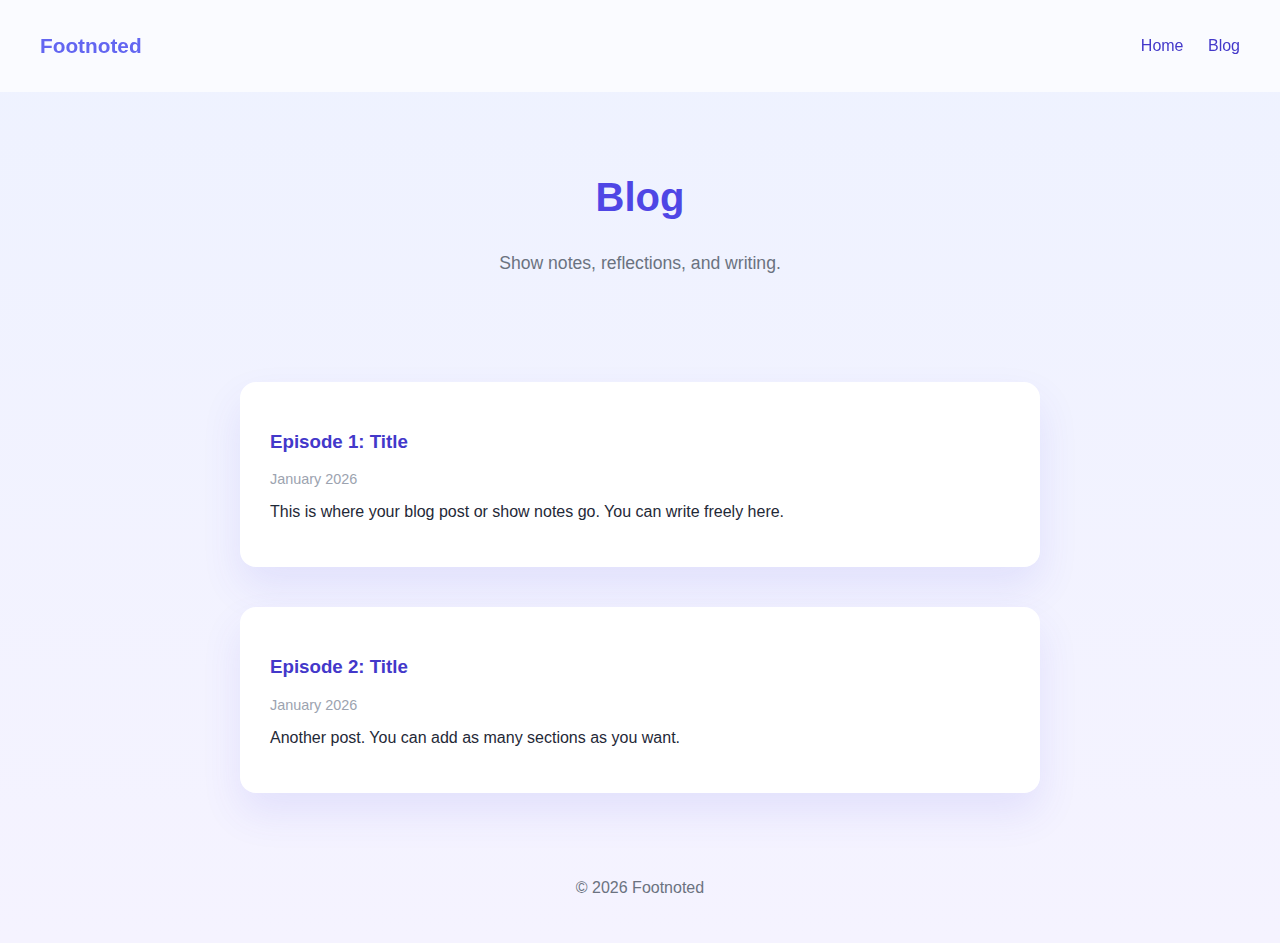
<file: blog.html>
<!DOCTYPE html>
<html lang="en">
<head>
  <meta charset="UTF-8" />
  <title>Blog | Footnoted</title>
  <link rel="stylesheet" href="style.css" />
</head>
<body>

  <nav>
    <h1>Footnoted</h1>
    <div>
      <a href="index.html">Home</a>
      <a href="blog.html">Blog</a>
    </div>
  </nav>

  <header class="hero small">
    <h2>Blog</h2>
    <p>Show notes, reflections, and writing.</p>
  </header>

  <section class="card">
    <h3>Episode 1: Title</h3>
    <p class="date">January 2026</p>
    <p>
      This is where your blog post or show notes go.
      You can write freely here.
    </p>
  </section>

  <section class="card">
    <h3>Episode 2: Title</h3>
    <p class="date">January 2026</p>
    <p>
      Another post. You can add as many sections as you want.
    </p>
  </section>

  <footer>
    <p>© 2026 Footnoted</p>
  </footer>

</body>
</html>
</file>
<file: style.css>
* {
  box-sizing: border-box;
  font-family: -apple-system, BlinkMacSystemFont, "Segoe UI", sans-serif;
}

body {
  margin: 0;
  background: linear-gradient(180deg, #eef2ff, #f5f3ff);
  color: #1f2937;
}

/* NAV */
nav {
  display: flex;
  justify-content: space-between;
  align-items: center;
  padding: 20px 40px;
  background: rgba(255, 255, 255, 0.7);
  backdrop-filter: blur(10px);
}

nav h1 {
  color: #6366f1;
  font-size: 1.3rem;
}

nav a {
  margin-left: 20px;
  text-decoration: none;
  color: #4338ca;
  font-weight: 500;
}

/* HERO */
.hero {
  text-align: center;
  padding: 80px 20px;
}

.hero.small {
  padding: 50px 20px;
}

.hero h2 {
  font-size: 2.5rem;
  color: #4f46e5;
}

.hero p {
  font-size: 1.1rem;
  color: #6b7280;
}

/* CARDS */
.card {
  max-width: 800px;
  margin: 40px auto;
  background: white;
  padding: 30px;
  border-radius: 16px;
  box-shadow: 0 20px 40px rgba(79, 70, 229, 0.1);
}

.card h3 {
  color: #4338ca;
}

.date {
  font-size: 0.9rem;
  color: #9ca3af;
}

/* FOOTER */
footer {
  text-align: center;
  padding: 30px;
  color: #6b7280;
}
</file>
